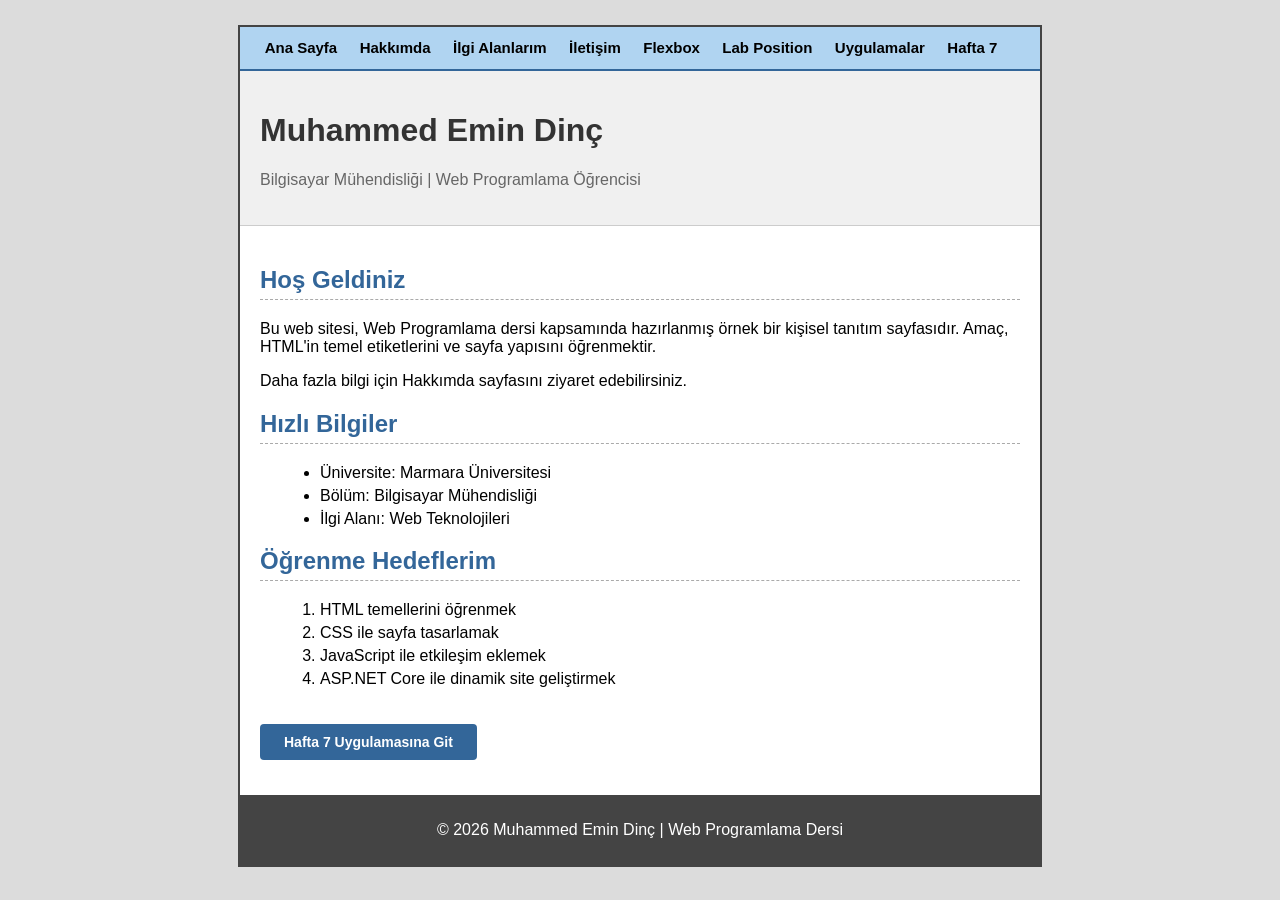
<file: index.html>
<!DOCTYPE html>
<html lang="tr">

<head>
    <meta charset="UTF-8">
    <title>Muhammed Emin Dinç - Ana Sayfa</title>
    <style>
        body {
            font-family: Arial, sans-serif;
            background-color: #dcdcdc;
            margin: 0;
        }

        /* sayfa ortada duruyor, genişlik sabit 800px */
        .sayfa-kutusu {
            width: 800px;
            margin: 25px auto;
            background-color: white;
            border: 2px solid #444;
        }

        /* menü mavi renk */
        .ust-menu {
            background-color: #b0d4f1;
            text-align: center;
            padding: 12px;
            border-bottom: 2px solid #336699;
        }

        .ust-menu a {
            text-decoration: none;
            color: black;
            font-size: 15px;
            margin-right: 18px;
            font-weight: bold;
        }

        .ust-menu a:hover {
            background-color: #9ac0e6;
        }

        .baslik {
            padding: 20px;
            background-color: #f0f0f0;
            border-bottom: 1px solid #ccc;
        }

        .baslik h1 {
            color: #333;
        }

        .baslik p {
            color: #666;
        }

        .icerik {
            padding: 20px;
        }

        /* başlıkların altına kesikli çizgi koydum */
        .icerik h2 {
            color: #336699;
            border-bottom: 1px dashed #aaa;
            padding-bottom: 5px;
        }

        .icerik ul,
        .icerik ol {
            margin-left: 20px;
        }

        .icerik li {
            margin-bottom: 5px;
        }

        /* hafta 7 butonu */
        .hafta7-buton {
            display: inline-block;
            margin-top: 20px;
            padding: 10px 24px;
            background-color: #336699;
            color: white;
            text-decoration: none;
            font-size: 14px;
            font-weight: bold;
            border-radius: 4px;
        }

        .hafta7-buton:hover {
            background-color: #264d73;
        }

        /* alt footer kısmı */
        .alt-kisim {
            background-color: #444;
            color: white;
            text-align: center;
            padding: 10px;
            margin-top: 15px;
        }
    </style>
</head>

<body>

    <div class="sayfa-kutusu">

        <!-- üst menü -->
        <div class="ust-menu">
            <a href="index.html">Ana Sayfa</a>
            <a href="about.html">Hakkımda</a>
            <a href="interests.html">İlgi Alanlarım</a>
            <a href="contact.html">İletişim</a>
            <a href="flexbox.html">Flexbox</a>
            <a href="lab-position.html">Lab Position</a>
            <a href="uygulamalar.html">Uygulamalar</a>
            <a href="hafta7.html">Hafta 7</a>
        </div>

        <!-- başlık alanı -->
        <div class="baslik">
            <h1>Muhammed Emin Dinç</h1>
            <p>Bilgisayar Mühendisliği | Web Programlama Öğrencisi</p>
        </div>

        <div class="icerik">
            <h2>Hoş Geldiniz</h2>
            <p>Bu web sitesi, Web Programlama dersi kapsamında hazırlanmış örnek bir kişisel tanıtım sayfasıdır.
                Amaç, HTML'in temel etiketlerini ve sayfa yapısını öğrenmektir.</p>
            <p>Daha fazla bilgi için Hakkımda sayfasını ziyaret edebilirsiniz.</p>

            <h2>Hızlı Bilgiler</h2>
            <ul>
                <li>Üniversite: Marmara Üniversitesi</li>
                <li>Bölüm: Bilgisayar Mühendisliği</li>
                <li>İlgi Alanı: Web Teknolojileri</li>
            </ul>

            <h2>Öğrenme Hedeflerim</h2>
            <ol>
                <li>HTML temellerini öğrenmek</li>
                <li>CSS ile sayfa tasarlamak</li>
                <li>JavaScript ile etkileşim eklemek</li>
                <li>ASP.NET Core ile dinamik site geliştirmek</li>
            </ol>

            <!-- hafta 7 butonu -->
            <a href="hafta7.html" class="hafta7-buton">Hafta 7 Uygulamasına Git</a>
        </div>

        <div class="alt-kisim">
            <p>&copy; 2026 Muhammed Emin Dinç | Web Programlama Dersi</p>
        </div>

    </div>

</body>

</html>
</file>
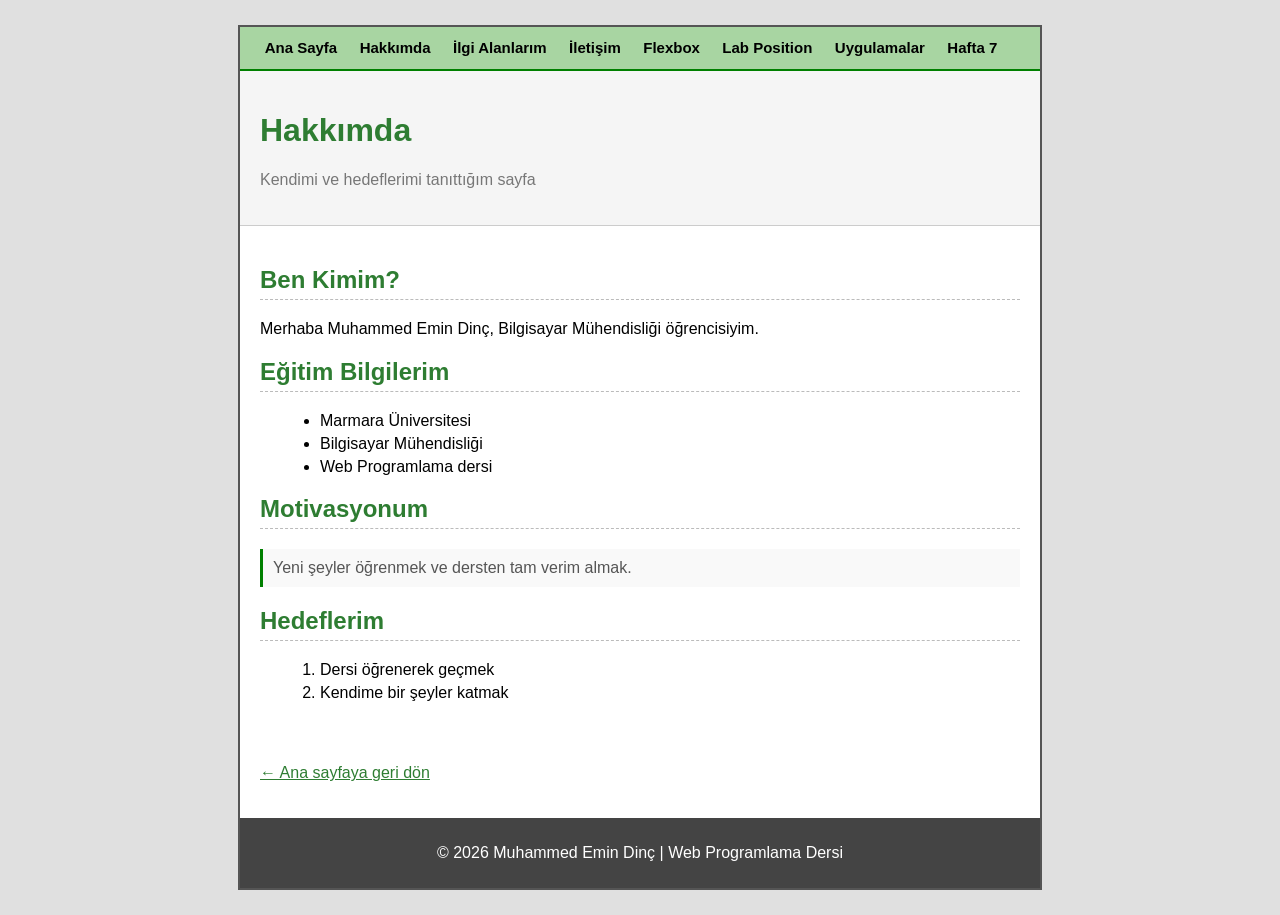
<file: about.html>
<!DOCTYPE html>
<html lang="tr">

<head>
    <meta charset="UTF-8">
    <title>Hakkımda</title>
    <style>
        body {
            font-family: Arial, sans-serif;
            background-color: #e0e0e0;
            margin: 0;
        }

        .ana-sayfa {
            width: 800px;
            margin: 25px auto;
            background-color: white;
            border: 2px solid #555;
        }

        /* yeşil tema seçtim */
        .menu-bar {
            background-color: #a8d5a2;
            text-align: center;
            padding: 12px;
            border-bottom: 2px solid green;
        }

        .menu-bar a {
            text-decoration: none;
            color: black;
            font-size: 15px;
            margin-right: 18px;
            font-weight: bold;
        }

        .menu-bar a:hover {
            background-color: #88c488;
        }

        .ust-baslik {
            padding: 20px;
            background-color: #f5f5f5;
            border-bottom: 1px solid #ccc;
        }

        .ust-baslik h1 {
            color: #2e7d32;
        }

        .ust-baslik p {
            color: #777;
        }

        .bilgi-alani {
            padding: 20px;
        }

        .bilgi-alani h2 {
            color: #2e7d32;
            border-bottom: 1px dashed #bbb;
            padding-bottom: 5px;
        }

        .bilgi-alani ul,
        .bilgi-alani ol {
            margin-left: 20px;
        }

        .bilgi-alani li {
            margin-bottom: 5px;
        }

        /* alıntı kutusu, sol kenara yeşil çizgi */
        .bilgi-alani blockquote {
            background-color: #f9f9f9;
            border-left: 3px solid green;
            padding: 10px;
            margin: 10px 0;
            color: #555;
        }

        .geri-don {
            padding: 10px 20px;
        }

        .geri-don a {
            color: #2e7d32;
        }

        /* footer */
        .footer-kismi {
            background-color: #444;
            color: white;
            text-align: center;
            padding: 10px;
            margin-top: 10px;
        }
    </style>
</head>

<body>

    <div class="ana-sayfa">

        <div class="menu-bar">
            <a href="index.html">Ana Sayfa</a>
            <a href="about.html">Hakkımda</a>
            <a href="interests.html">İlgi Alanlarım</a>
            <a href="contact.html">İletişim</a>
            <a href="flexbox.html">Flexbox</a>
            <a href="lab-position.html">Lab Position</a>
            <a href="uygulamalar.html">Uygulamalar</a>
            <a href="hafta7.html">Hafta 7</a>
        </div>

        <div class="ust-baslik">
            <h1>Hakkımda</h1>
            <p>Kendimi ve hedeflerimi tanıttığım sayfa</p>
        </div>

        <!-- kişisel bilgiler -->
        <div class="bilgi-alani">
            <h2>Ben Kimim?</h2>
            <p>Merhaba Muhammed Emin Dinç, Bilgisayar Mühendisliği öğrencisiyim.</p>

            <h2>Eğitim Bilgilerim</h2>
            <ul>
                <li>Marmara Üniversitesi</li>
                <li>Bilgisayar Mühendisliği</li>
                <li>Web Programlama dersi</li>
            </ul>

            <h2>Motivasyonum</h2>
            <blockquote>
                Yeni şeyler öğrenmek ve dersten tam verim almak.
            </blockquote>

            <h2>Hedeflerim</h2>
            <ol>
                <li>Dersi öğrenerek geçmek</li>
                <li>Kendime bir şeyler katmak</li>
            </ol>
        </div>

        <!-- geri dön -->
        <div class="geri-don">
            <p><a href="index.html">&larr; Ana sayfaya geri dön</a></p>
        </div>

        <div class="footer-kismi">
            <p>&copy; 2026 Muhammed Emin Dinç | Web Programlama Dersi</p>
        </div>

    </div>

</body>

</html>
</file>
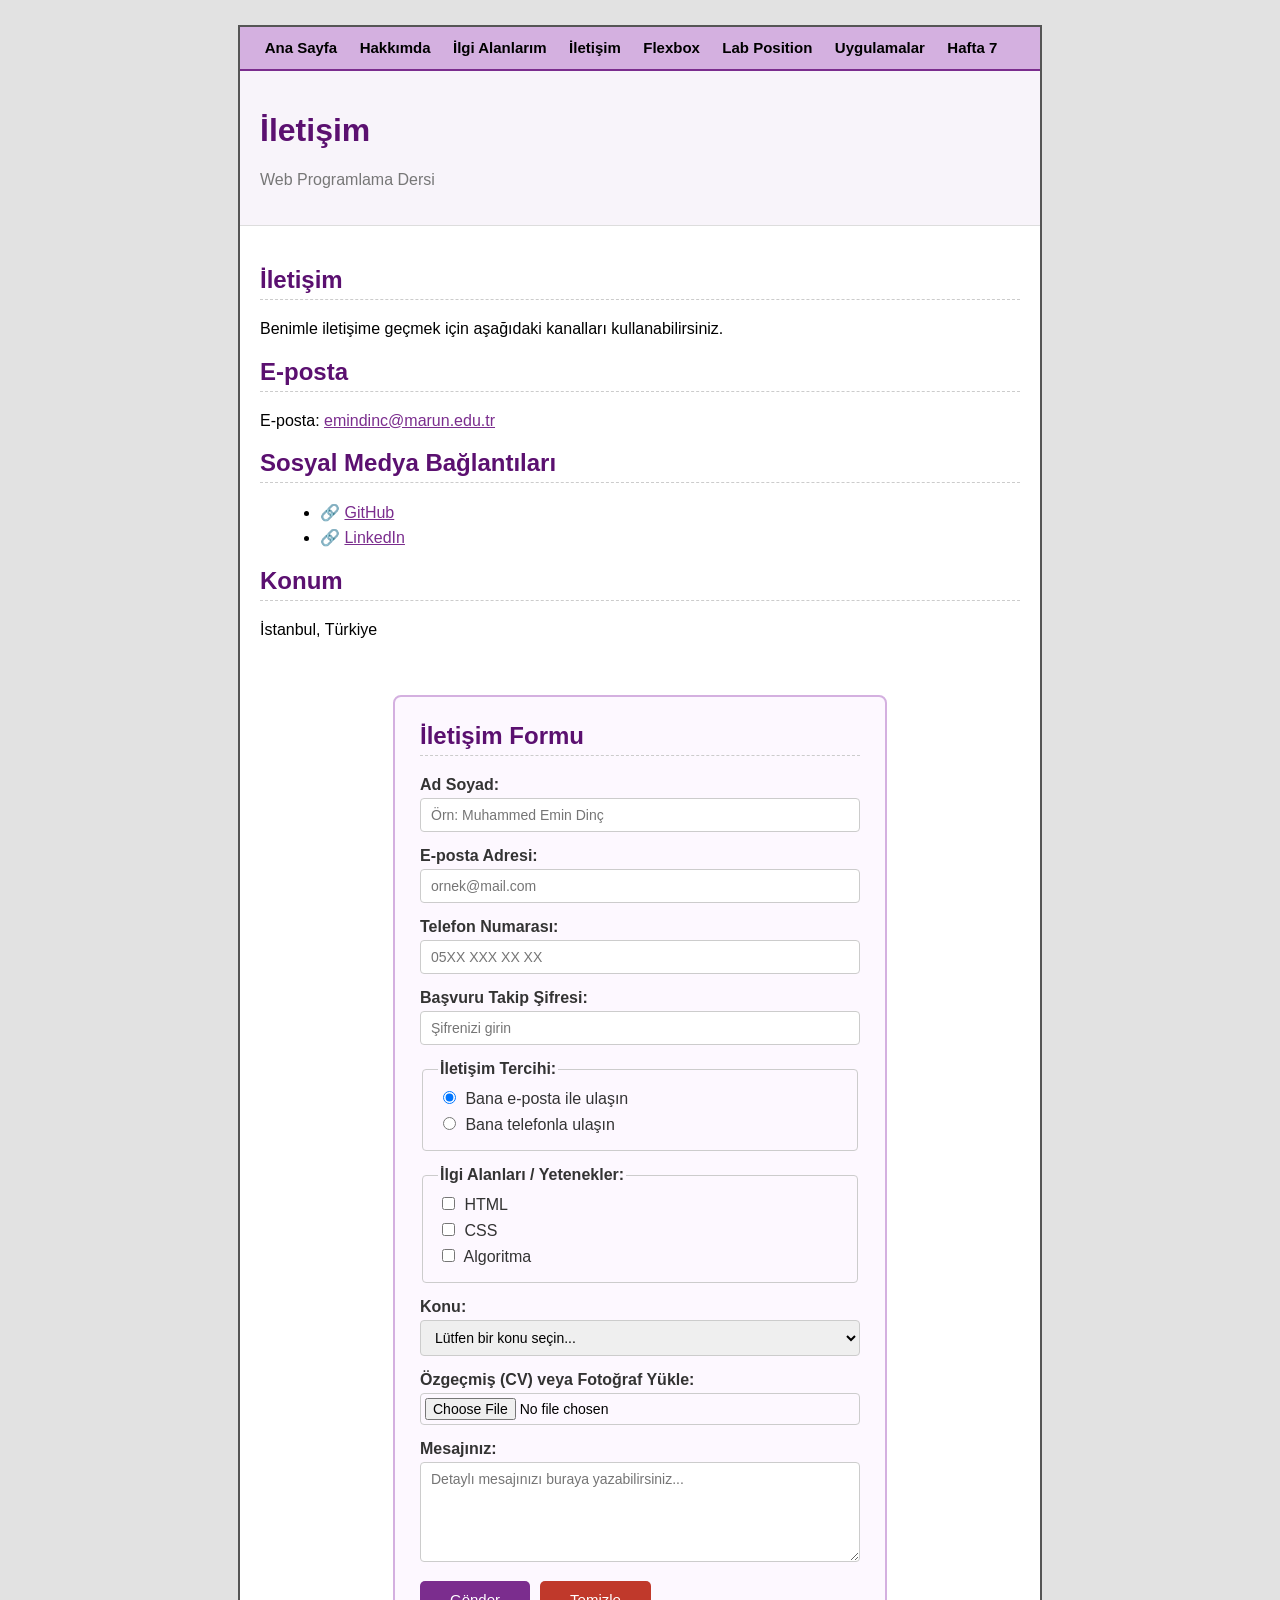
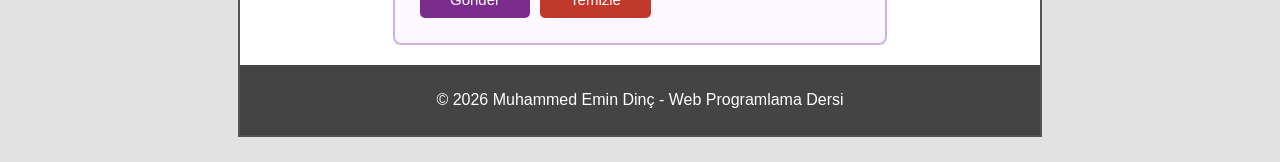
<file: contact.html>
<!DOCTYPE html>
<html lang="tr">

<head>
    <meta charset="UTF-8">
    <title>İletişim</title>
    <style>
        body {
            font-family: Arial, sans-serif;
            background-color: #e2e2e2;
            margin: 0;
        }

        .sayfa {
            width: 800px;
            margin: 25px auto;
            background-color: white;
            border: 2px solid #555;
        }

        /* mor tema */
        .menu-alani {
            background-color: #d4b0e0;
            text-align: center;
            padding: 12px;
            border-bottom: 2px solid #7b2d8e;
        }

        .menu-alani a {
            text-decoration: none;
            color: black;
            font-size: 15px;
            margin-right: 18px;
            font-weight: bold;
        }

        .menu-alani a:hover {
            background-color: #c09ed0;
        }

        .ust-alan {
            padding: 20px;
            background-color: #f8f4fa;
            border-bottom: 1px solid #ddd;
        }

        .ust-alan h1 {
            color: #5b1070;
        }

        .ust-alan p {
            color: #777;
        }

        .iletisim-bilgi {
            padding: 20px;
        }

        .iletisim-bilgi h2 {
            color: #5b1070;
            border-bottom: 1px dashed #ccc;
            padding-bottom: 5px;
        }

        .iletisim-bilgi a {
            color: #7b2d8e;
        }

        .iletisim-bilgi ul {
            margin-left: 20px;
        }

        .iletisim-bilgi li {
            margin-bottom: 6px;
        }

        .alt-alan {
            background-color: #444;
            color: white;
            text-align: center;
            padding: 10px;
            margin-top: 15px;
        }

        /* form kutusu */
        .contact-container {
            width: 55%;
            margin: 20px auto;
            padding: 25px;
            border: 2px solid #d4b0e0;
            border-radius: 8px;
            background-color: #fdf8ff;
        }

        .contact-container h2 {
            color: #5b1070;
            border-bottom: 1px dashed #ccc;
            padding-bottom: 5px;
            margin-top: 0;
        }

        .contact-container label {
            display: block;
            font-weight: bold;
            margin-bottom: 4px;
            color: #333;
        }

        .contact-container input,
        .contact-container select,
        .contact-container textarea {
            width: 100%;
            padding: 8px 10px;
            margin-bottom: 15px;
            border: 1px solid #ccc;
            border-radius: 4px;
            box-sizing: border-box;
            font-family: Arial, sans-serif;
            font-size: 14px;
        }

        .contact-container input[type="radio"],
        .contact-container input[type="checkbox"] {
            width: auto;
            margin-bottom: 0;
            margin-right: 5px;
        }

        .contact-container input[type="file"] {
            padding: 4px;
        }

        /* tıklanınca border mor oluyor */
        .contact-container input:focus,
        .contact-container select:focus,
        .contact-container textarea:focus {
            outline: none;
            border-color: #7b2d8e;
        }

        .contact-container fieldset {
            border: 1px solid #ccc;
            border-radius: 4px;
            padding: 10px 15px;
            margin-bottom: 15px;
        }

        .contact-container fieldset legend {
            font-weight: bold;
            color: #333;
        }

        .contact-container fieldset label {
            font-weight: normal;
            margin-bottom: 6px;
        }

        /* textarea dikey boyutlandırılabilir */
        .contact-container textarea {
            resize: vertical;
            min-height: 100px;
        }

        .button-group {
            display: flex;
            gap: 10px;
        }

        .contact-container button[type="submit"] {
            background-color: #7b2d8e;
            color: white;
            border: none;
            border-radius: 5px;
            padding: 10px 30px;
            font-size: 15px;
            cursor: pointer;
        }

        .contact-container button[type="submit"]:hover {
            background-color: #5b1070;
        }

        .contact-container button[type="reset"] {
            background-color: #c0392b;
            color: white;
            border: none;
            border-radius: 5px;
            padding: 10px 30px;
            font-size: 15px;
            cursor: pointer;
        }

        .contact-container button[type="reset"]:hover {
            background-color: #a93226;
        }
    </style>
</head>

<body>

    <div class="sayfa">

        <div class="menu-alani">
            <a href="index.html">Ana Sayfa</a>
            <a href="about.html">Hakkımda</a>
            <a href="interests.html">İlgi Alanlarım</a>
            <a href="contact.html">İletişim</a>
            <a href="flexbox.html">Flexbox</a>
            <a href="lab-position.html">Lab Position</a>
            <a href="uygulamalar.html">Uygulamalar</a>
            <a href="hafta7.html">Hafta 7</a>
        </div>

        <div class="ust-alan">
            <h1>İletişim</h1>
            <p>Web Programlama Dersi</p>
        </div>

        <!-- iletişim bilgileri -->
        <div class="iletisim-bilgi">
            <h2>İletişim</h2>
            <p>Benimle iletişime geçmek için aşağıdaki kanalları kullanabilirsiniz.</p>

            <h2>E-posta</h2>
            <p>E-posta: <a href="mailto:emindinc@marun.edu.tr">emindinc@marun.edu.tr</a></p>

            <h2>Sosyal Medya Bağlantıları</h2>
            <ul>
                <li>🔗 <a href="https://github.com/emindinc" target="_blank">GitHub</a></li>
                <li>🔗 <a href="https://www.linkedin.com/in/muhammed-emin-dinc/" target="_blank">LinkedIn</a></li>
            </ul>

            <h2>Konum</h2>
            <p>İstanbul, Türkiye</p>
        </div>

        <!-- form alanı -->
        <div class="contact-container">
            <h2>İletişim Formu</h2>
            <form>
                <label for="adSoyad">Ad Soyad:</label>
                <input type="text" id="adSoyad" name="adSoyad" placeholder="Örn: Muhammed Emin Dinç">

                <label for="eposta">E-posta Adresi:</label>
                <input type="email" id="eposta" name="eposta" placeholder="ornek@mail.com">

                <label for="telefon">Telefon Numarası:</label>
                <input type="tel" id="telefon" name="telefon" placeholder="05XX XXX XX XX">

                <label for="sifre">Başvuru Takip Şifresi:</label>
                <input type="password" id="sifre" name="sifre" placeholder="Şifrenizi girin">

                <fieldset>
                    <legend>İletişim Tercihi:</legend>
                    <label><input type="radio" name="iletisimTercihi" value="eposta" checked> Bana e-posta ile
                        ulaşın</label>
                    <label><input type="radio" name="iletisimTercihi" value="telefon"> Bana telefonla ulaşın</label>
                </fieldset>

                <fieldset>
                    <legend>İlgi Alanları / Yetenekler:</legend>
                    <label><input type="checkbox" name="yetenekler" value="html"> HTML</label>
                    <label><input type="checkbox" name="yetenekler" value="css"> CSS</label>
                    <label><input type="checkbox" name="yetenekler" value="algoritma"> Algoritma</label>
                </fieldset>

                <label for="konu">Konu:</label>
                <select id="konu" name="konu">
                    <option value="" disabled selected>Lütfen bir konu seçin...</option>
                    <option value="is-teklifi">İş Teklifi</option>
                    <option value="soru">Soru</option>
                    <option value="geri-bildirim">Geri Bildirim</option>
                </select>

                <label for="dosya">Özgeçmiş (CV) veya Fotoğraf Yükle:</label>
                <input type="file" id="dosya" name="dosya">

                <label for="mesaj">Mesajınız:</label>
                <textarea id="mesaj" name="mesaj" placeholder="Detaylı mesajınızı buraya yazabilirsiniz..."></textarea>

                <div class="button-group">
                    <button type="submit">Gönder</button>
                    <button type="reset">Temizle</button>
                </div>
            </form>
        </div>

        <div class="alt-alan">
            <p>&copy; 2026 Muhammed Emin Dinç - Web Programlama Dersi</p>
        </div>

    </div>

</body>

</html>
</file>
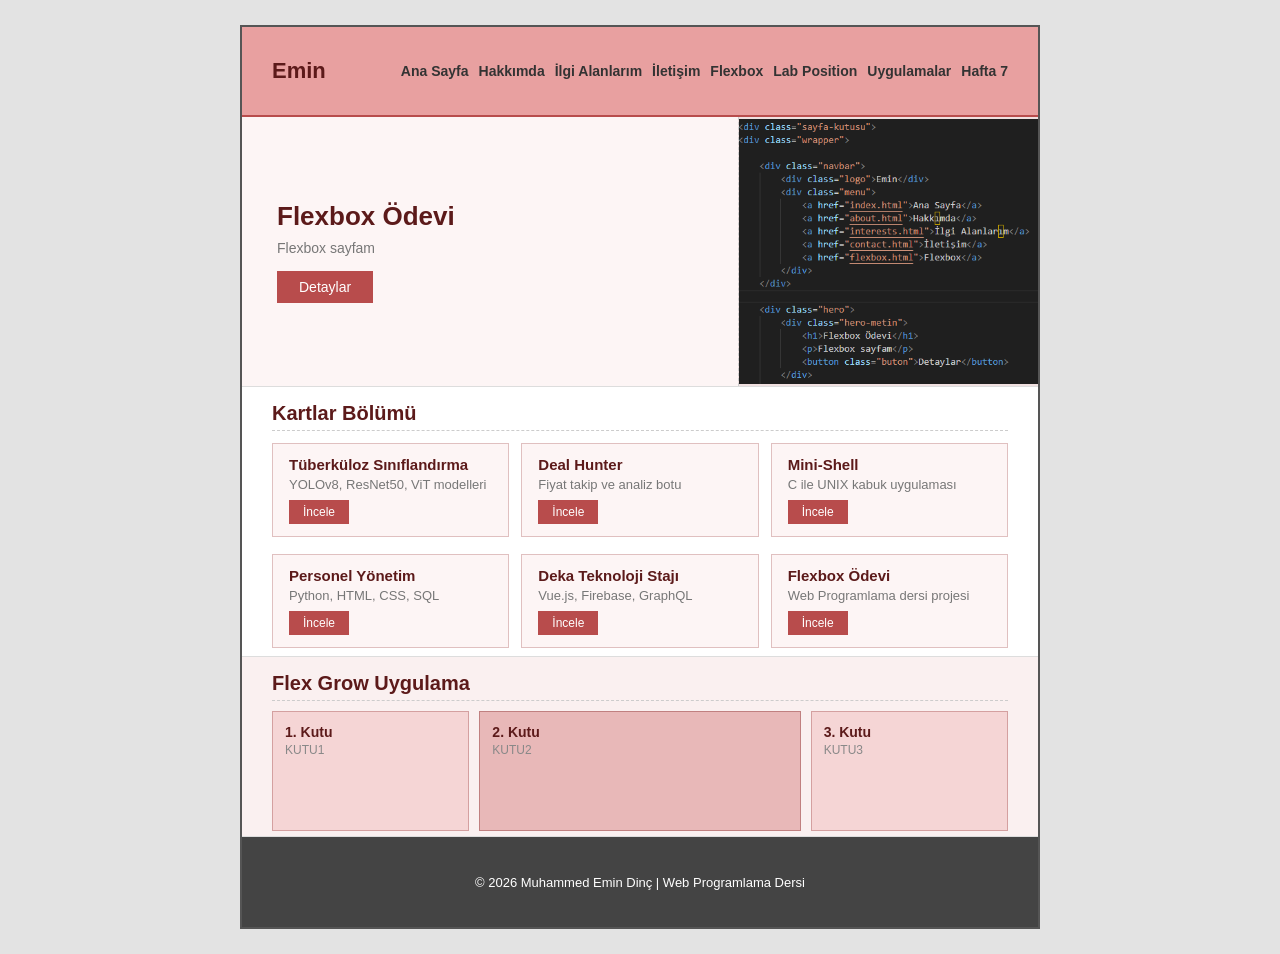
<file: flexbox.html>
<!DOCTYPE html>
<html lang="tr">

<head>
    <meta charset="UTF-8">
    <title>Flexbox Ödevi - Muhammed Emin Dinç</title>
    <style>
        * {
            margin: 0;
            padding: 0;
            box-sizing: border-box;
        }

        body {
            font-family: Arial, sans-serif;
            background-color: #e3e3e3;
            margin: 0;
        }

        .sayfa-kutusu {
            max-width: 800px;
            width: 100%;
            margin: 25px auto;
            background-color: white;
            border: 2px solid #555;
            overflow: hidden;
        }

        .wrapper {
            display: flex;
            flex-direction: column;
            min-height: 100vh;
        }

        /* navbar flexbox ile yatay hizalandı */
        .navbar {
            display: flex;
            flex-direction: row;
            justify-content: space-between;
            align-items: center;
            height: 10vh;
            background-color: #e8a0a0;
            padding: 0 30px;
            border-bottom: 2px solid #b84c4c;
        }

        .navbar .logo {
            font-size: 22px;
            font-weight: bold;
            color: #5c1a1a;
        }

        .navbar .menu {
            display: flex;
            flex-direction: row;
            flex-wrap: wrap;
            gap: 10px;
        }

        .navbar .menu a {
            text-decoration: none;
            color: #333;
            font-size: 14px;
            font-weight: bold;
        }

        .navbar .menu a:hover {
            background-color: #d08888;
            padding: 3px 6px;
        }

        /* hero row yaptım, yan yana duruyor */
        .hero {
            display: flex;
            flex-direction: row;
            justify-content: space-between;
            align-items: stretch;
            height: 30vh;
            background-color: #fdf5f5;
            border-bottom: 1px solid #ddd;
        }

        .hero-metin {
            display: flex;
            flex-direction: column;
            justify-content: center;
            padding: 25px 35px;
            flex-grow: 1;
        }

        .hero-metin h1 {
            color: #5c1a1a;
            font-size: 26px;
            margin-bottom: 8px;
        }

        .hero-metin p {
            color: #777;
            font-size: 14px;
            margin-bottom: 15px;
        }

        .hero-metin .buton {
            display: inline-block;
            background-color: #b84c4c;
            color: white;
            padding: 8px 22px;
            border: none;
            font-size: 14px;
            cursor: pointer;
            width: fit-content;
        }

        .hero-metin .buton:hover {
            background-color: #9c3a3a;
        }

        .hero-gorsel {
            display: flex;
            justify-content: center;
            align-items: center;
            width: 300px;
            min-width: 200px;
            background-color: #f0e0e0;
            border-left: 1px dashed #ccc;
        }

        .hero-gorsel .placeholder {
            width: 140px;
            height: 100px;
            background-color: #dcc;
            border: 2px dashed #b84c4c;
            display: flex;
            justify-content: center;
            align-items: center;
            color: #888;
            font-size: 13px;
        }

        .kartlar-bolumu {
            height: 30vh;
            background-color: #fff;
            padding: 15px 30px;
            border-bottom: 1px solid #ddd;
        }

        .kartlar-bolumu h2 {
            color: #5c1a1a;
            font-size: 20px;
            margin-bottom: 12px;
            border-bottom: 1px dashed #ccc;
            padding-bottom: 5px;
        }

        /* flex-wrap ile kartlar alt satıra geçiyor */
        .kartlar-container {
            display: flex;
            flex-direction: row;
            flex-wrap: wrap;
            gap: 12px;
            height: calc(30vh - 60px);
            align-items: flex-start;
        }

        .kart {
            background-color: #fdf5f5;
            border: 1px solid #e0c0c0;
            padding: 12px 16px;
            flex: 1 1 calc(33.33% - 8px);
            min-width: 120px;
        }

        .kart h3 {
            color: #5c1a1a;
            font-size: 15px;
            margin-bottom: 4px;
        }

        .kart p {
            color: #777;
            font-size: 13px;
            margin-bottom: 8px;
        }

        .kart .kart-buton {
            background-color: #b84c4c;
            color: white;
            padding: 5px 14px;
            border: none;
            font-size: 12px;
            cursor: pointer;
        }

        .kart .kart-buton:hover {
            background-color: #9c3a3a;
        }

        /* flex-grow farkını göstermek için yaptım */
        .flex-grow-bolumu {
            height: 20vh;
            background-color: #faf0f0;
            padding: 15px 30px;
            border-bottom: 1px solid #ddd;
        }

        .flex-grow-bolumu h2 {
            color: #5c1a1a;
            font-size: 20px;
            margin-bottom: 10px;
            border-bottom: 1px dashed #ccc;
            padding-bottom: 5px;
        }

        .grow-container {
            display: flex;
            flex-direction: row;
            align-items: stretch;
            gap: 10px;
            height: calc(20vh - 60px);
        }

        .kutu-1 {
            flex-grow: 1;
            background-color: #f5d5d5;
            border: 1px solid #d4a0a0;
            padding: 12px;
        }

        /* ortadaki kutu 2 kat genişliyor */
        .kutu-2 {
            flex-grow: 2;
            background-color: #e8b8b8;
            border: 1px solid #c08080;
            padding: 12px;
        }

        .kutu-3 {
            flex-grow: 1;
            background-color: #f5d5d5;
            border: 1px solid #d4a0a0;
            padding: 12px;
        }

        .kutu-1 h4,
        .kutu-2 h4,
        .kutu-3 h4 {
            color: #5c1a1a;
            font-size: 14px;
            margin-bottom: 3px;
        }

        .kutu-1 p,
        .kutu-2 p,
        .kutu-3 p {
            color: #888;
            font-size: 12px;
        }

        .footer {
            display: flex;
            justify-content: center;
            align-items: center;
            height: 10vh;
            background-color: #444;
            color: white;
        }

        .footer p {
            font-size: 13px;
        }
    </style>
</head>

<body>

    <div class="sayfa-kutusu">
        <div class="wrapper">

            <div class="navbar">
                <div class="logo">Emin</div>
                <div class="menu">
                    <a href="index.html">Ana Sayfa</a>
                    <a href="about.html">Hakkımda</a>
                    <a href="interests.html">İlgi Alanlarım</a>
                    <a href="contact.html">İletişim</a>
                    <a href="flexbox.html">Flexbox</a>
                    <a href="lab-position.html">Lab Position</a>
                    <a href="uygulamalar.html">Uygulamalar</a>
                    <a href="hafta7.html">Hafta 7</a>
                </div>
            </div>

            <!-- hero bölümü -->
            <div class="hero">
                <div class="hero-metin">
                    <h1>Flexbox Ödevi</h1>
                    <p>Flexbox sayfam</p>
                    <button class="buton">Detaylar</button>
                </div>
                <div class="hero-gorsel">
                    <img src="gorsel1.png" alt="Görsel" style="max-width: 100%; max-height: 100%; object-fit: contain;">
                </div>
            </div>

            <div class="kartlar-bolumu">
                <h2>Kartlar Bölümü</h2>
                <div class="kartlar-container">
                    <div class="kart">
                        <h3>Tüberküloz Sınıflandırma</h3>
                        <p>YOLOv8, ResNet50, ViT modelleri</p>
                        <button class="kart-buton">İncele</button>
                    </div>
                    <div class="kart">
                        <h3>Deal Hunter</h3>
                        <p>Fiyat takip ve analiz botu</p>
                        <button class="kart-buton">İncele</button>
                    </div>
                    <div class="kart">
                        <h3>Mini-Shell</h3>
                        <p>C ile UNIX kabuk uygulaması</p>
                        <button class="kart-buton">İncele</button>
                    </div>
                    <div class="kart">
                        <h3>Personel Yönetim</h3>
                        <p>Python, HTML, CSS, SQL</p>
                        <button class="kart-buton">İncele</button>
                    </div>
                    <div class="kart">
                        <h3>Deka Teknoloji Stajı</h3>
                        <p>Vue.js, Firebase, GraphQL</p>
                        <button class="kart-buton">İncele</button>
                    </div>
                    <div class="kart">
                        <h3>Flexbox Ödevi</h3>
                        <p>Web Programlama dersi projesi</p>
                        <button class="kart-buton">İncele</button>
                    </div>
                </div>
            </div>

            <!-- flex-grow örneği -->
            <div class="flex-grow-bolumu">
                <h2>Flex Grow Uygulama</h2>
                <div class="grow-container">
                    <div class="kutu-1">
                        <h4>1. Kutu</h4>
                        <p>KUTU1</p>
                    </div>
                    <div class="kutu-2">
                        <h4>2. Kutu</h4>
                        <p>KUTU2</p>
                    </div>
                    <div class="kutu-3">
                        <h4>3. Kutu</h4>
                        <p>KUTU3</p>
                    </div>
                </div>
            </div>

            <div class="footer">
                <p>&copy; 2026 Muhammed Emin Dinç | Web Programlama Dersi</p>
            </div>

        </div>
    </div>

</body>

</html>
</file>
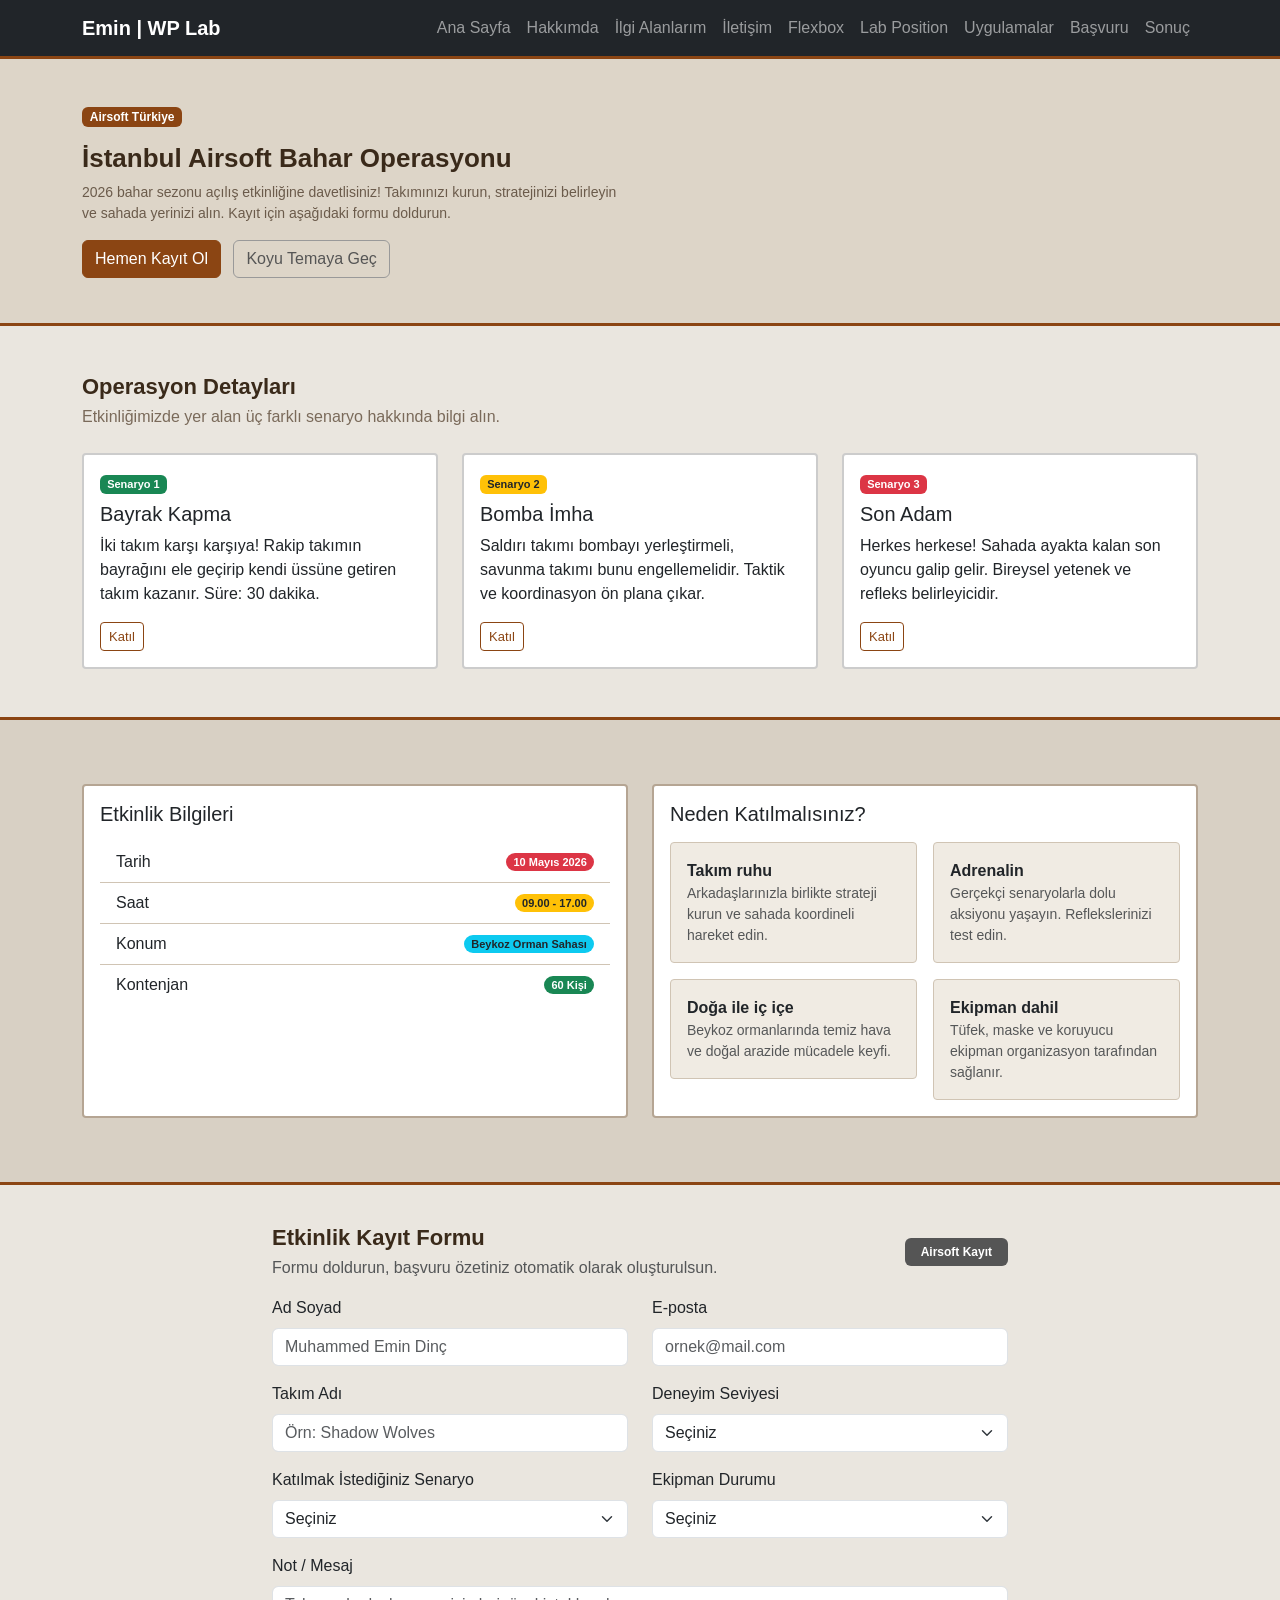
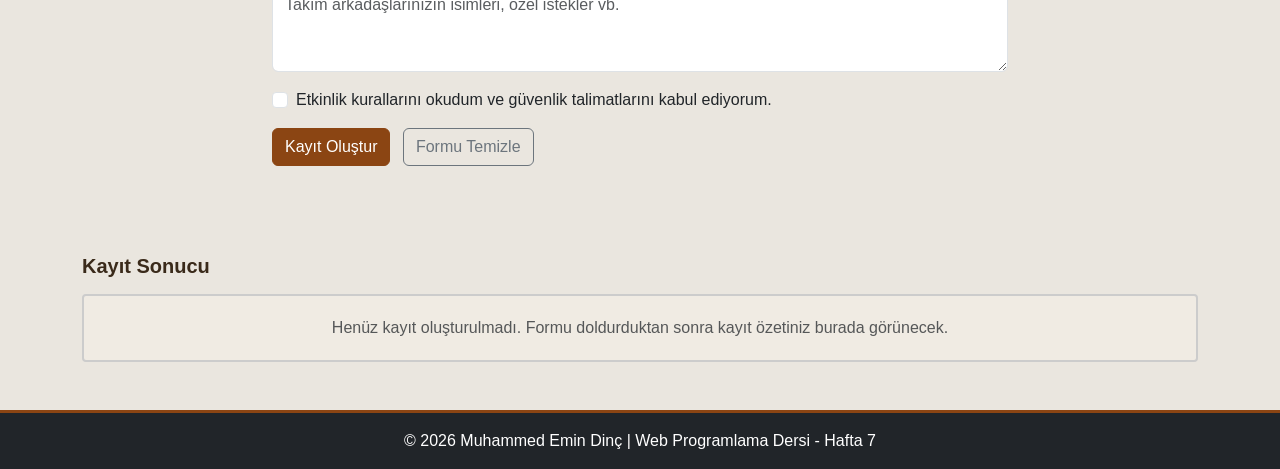
<file: hafta7.html>
<!DOCTYPE html>
<html lang="tr">

<head>
    <meta charset="UTF-8">
    <meta name="viewport" content="width=device-width, initial-scale=1.0">
    <title>Hafta 7 - Airsoft Etkinlik Kayıt</title>

    <link href="https://cdn.jsdelivr.net/npm/bootstrap@5.3.3/dist/css/bootstrap.min.css" rel="stylesheet">
    <link href="styles/hafta7.css" rel="stylesheet">
</head>

<body>

    <nav class="navbar navbar-expand-lg navbar-dark bg-dark">
        <div class="container">
            <a class="navbar-brand fw-bold" href="index.html">Emin | WP Lab</a>
            <button class="navbar-toggler" type="button" data-bs-toggle="collapse" data-bs-target="#navMenu">
                <span class="navbar-toggler-icon"></span>
            </button>
            <div class="collapse navbar-collapse" id="navMenu">
                <ul class="navbar-nav ms-auto">
                    <li class="nav-item"><a class="nav-link" href="index.html">Ana Sayfa</a></li>
                    <li class="nav-item"><a class="nav-link" href="about.html">Hakkımda</a></li>
                    <li class="nav-item"><a class="nav-link" href="interests.html">İlgi Alanlarım</a></li>
                    <li class="nav-item"><a class="nav-link" href="contact.html">İletişim</a></li>
                    <li class="nav-item"><a class="nav-link" href="flexbox.html">Flexbox</a></li>
                    <li class="nav-item"><a class="nav-link" href="lab-position.html">Lab Position</a></li>
                    <li class="nav-item"><a class="nav-link" href="uygulamalar.html">Uygulamalar</a></li>
                    <li class="nav-item"><a class="nav-link" href="#basvuru">Başvuru</a></li>
                    <li class="nav-item"><a class="nav-link" href="#sonuc">Sonuç</a></li>
                </ul>
            </div>
        </div>
    </nav>

    <!-- hero -->
    <section class="hero-bolumu">
        <div class="container">
            <span class="badge mb-3">Airsoft Türkiye</span>
            <h1>İstanbul Airsoft Bahar Operasyonu</h1>
            <p class="mt-2 mb-0">2026 bahar sezonu açılış etkinliğine davetlisiniz! Takımınızı kurun, stratejinizi
                belirleyin<br>ve sahada yerinizi alın. Kayıt için aşağıdaki formu doldurun.</p>
            <div class="mt-3">
                <a href="#basvuru" class="btn btn-primary me-2">Hemen Kayıt Ol</a>
                <button id="temaButonu" class="btn btn-outline-secondary">Koyu Temaya Geç</button>
            </div>
        </div>
    </section>

    <section id="atolye" class="container py-5">
        <h2 class="atolye-baslik mb-1">Operasyon Detayları</h2>
        <p class="atolye-aciklama mb-4">Etkinliğimizde yer alan üç farklı senaryo hakkında bilgi alın.</p>

        <div class="row g-4">
            <div class="col-md-4">
                <div class="card h-100">
                    <div class="card-body">
                        <span class="badge bg-success mb-2">Senaryo 1</span>
                        <h5 class="card-title">Bayrak Kapma</h5>
                        <p class="card-text">İki takım karşı karşıya! Rakip takımın bayrağını ele geçirip kendi
                            üssüne getiren takım kazanır. Süre: 30 dakika.</p>
                        <a href="#basvuru" class="btn btn-outline-dark btn-sm">Katıl</a>
                    </div>
                </div>
            </div>
            <div class="col-md-4">
                <div class="card h-100">
                    <div class="card-body">
                        <span class="badge bg-warning text-dark mb-2">Senaryo 2</span>
                        <h5 class="card-title">Bomba İmha</h5>
                        <p class="card-text">Saldırı takımı bombayı yerleştirmeli, savunma takımı bunu engellemelidir.
                            Taktik ve koordinasyon ön plana çıkar.</p>
                        <a href="#basvuru" class="btn btn-outline-dark btn-sm">Katıl</a>
                    </div>
                </div>
            </div>
            <div class="col-md-4">
                <div class="card h-100">
                    <div class="card-body">
                        <span class="badge bg-danger mb-2">Senaryo 3</span>
                        <h5 class="card-title">Son Adam</h5>
                        <p class="card-text">Herkes herkese! Sahada ayakta kalan son oyuncu galip gelir. Bireysel
                            yetenek ve refleks belirleyicidir.</p>
                        <a href="#basvuru" class="btn btn-outline-dark btn-sm">Katıl</a>
                    </div>
                </div>
            </div>
        </div>
    </section>

    <section class="bilgi-bolumu">
        <div class="container py-4">
            <div class="row g-4">
                <div class="col-md-6">
                    <div class="card h-100">
                        <div class="card-body">
                            <h5 class="card-title mb-3">Etkinlik Bilgileri</h5>
                            <ul class="list-group list-group-flush">
                                <li class="list-group-item d-flex justify-content-between align-items-center">
                                    Tarih
                                    <span class="badge bg-danger rounded-pill">10 Mayıs 2026</span>
                                </li>
                                <li class="list-group-item d-flex justify-content-between align-items-center">
                                    Saat
                                    <span class="badge bg-warning text-dark rounded-pill">09.00 - 17.00</span>
                                </li>
                                <li class="list-group-item d-flex justify-content-between align-items-center">
                                    Konum
                                    <span class="badge bg-info text-dark rounded-pill">Beykoz Orman Sahası</span>
                                </li>
                                <li class="list-group-item d-flex justify-content-between align-items-center">
                                    Kontenjan
                                    <span class="badge bg-success rounded-pill">60 Kişi</span>
                                </li>
                            </ul>
                        </div>
                    </div>
                </div>
                <div class="col-md-6">
                    <div class="card h-100">
                        <div class="card-body">
                            <h5 class="card-title mb-3">Neden Katılmalısınız?</h5>
                            <div class="row g-3">
                                <div class="col-6">
                                    <div class="p-3 bg-light">
                                        <strong>Takım ruhu</strong>
                                        <p class="small text-muted mb-0">Arkadaşlarınızla birlikte strateji kurun
                                            ve sahada koordineli hareket edin.</p>
                                    </div>
                                </div>
                                <div class="col-6">
                                    <div class="p-3 bg-light">
                                        <strong>Adrenalin</strong>
                                        <p class="small text-muted mb-0">Gerçekçi senaryolarla dolu aksiyonu
                                            yaşayın. Reflekslerinizi test edin.</p>
                                    </div>
                                </div>
                                <div class="col-6">
                                    <div class="p-3 bg-light">
                                        <strong>Doğa ile iç içe</strong>
                                        <p class="small text-muted mb-0">Beykoz ormanlarında temiz hava ve doğal
                                            arazide mücadele keyfi.</p>
                                    </div>
                                </div>
                                <div class="col-6">
                                    <div class="p-3 bg-light">
                                        <strong>Ekipman dahil</strong>
                                        <p class="small text-muted mb-0">Tüfek, maske ve koruyucu ekipman
                                            organizasyon tarafından sağlanır.</p>
                                    </div>
                                </div>
                            </div>
                        </div>
                    </div>
                </div>
            </div>
        </div>
    </section>

    <!-- kayıt formu -->
    <section id="basvuru" class="form-bolumu">
        <div class="container">
            <div class="row">
                <div class="col-lg-8 mx-auto">
                    <div class="d-flex justify-content-between align-items-center mb-3">
                        <div>
                            <h2>Etkinlik Kayıt Formu</h2>
                            <p class="text-muted mb-0">Formu doldurun, başvuru özetiniz otomatik olarak oluşturulsun.
                            </p>
                        </div>
                        <span class="badge py-2 px-3">Airsoft Kayıt</span>
                    </div>

                    <form id="basvuruFormu">
                        <div class="row mb-3">
                            <div class="col-md-6">
                                <label for="adSoyad" class="form-label">Ad Soyad</label>
                                <input type="text" class="form-control" id="adSoyad"
                                    placeholder="Muhammed Emin Dinç">
                            </div>
                            <div class="col-md-6">
                                <label for="eposta" class="form-label">E-posta</label>
                                <input type="email" class="form-control" id="eposta" placeholder="ornek@mail.com">
                            </div>
                        </div>

                        <div class="row mb-3">
                            <div class="col-md-6">
                                <label for="bolum" class="form-label">Takım Adı</label>
                                <input type="text" class="form-control" id="bolum" placeholder="Örn: Shadow Wolves">
                            </div>
                            <div class="col-md-6">
                                <label for="sinif" class="form-label">Deneyim Seviyesi</label>
                                <select class="form-select" id="sinif">
                                    <option value="" disabled selected>Seçiniz</option>
                                    <option value="1">Başlangıç</option>
                                    <option value="2">Orta</option>
                                    <option value="3">İleri</option>
                                    <option value="4">Profesyonel</option>
                                </select>
                            </div>
                        </div>

                        <div class="row mb-3">
                            <div class="col-md-6">
                                <label for="oturum" class="form-label">Katılmak İstediğiniz Senaryo</label>
                                <select class="form-select" id="oturum">
                                    <option value="" disabled selected>Seçiniz</option>
                                    <option value="bayrak">Bayrak Kapma</option>
                                    <option value="bomba">Bomba İmha</option>
                                    <option value="sonadam">Son Adam</option>
                                </select>
                            </div>
                            <div class="col-md-6">
                                <label for="katilim" class="form-label">Ekipman Durumu</label>
                                <select class="form-select" id="katilim">
                                    <option value="" disabled selected>Seçiniz</option>
                                    <option value="kendi">Kendi ekipmanımı getireceğim</option>
                                    <option value="kiralama">Kiralama istiyorum</option>
                                </select>
                            </div>
                        </div>

                        <div class="mb-3">
                            <label for="mesaj" class="form-label">Not / Mesaj</label>
                            <textarea class="form-control" id="mesaj" rows="3"
                                placeholder="Takım arkadaşlarınızın isimleri, özel istekler vb."></textarea>
                        </div>

                        <div class="form-check mb-3">
                            <input class="form-check-input" type="checkbox" id="kvkk">
                            <label class="form-check-label" for="kvkk">
                                Etkinlik kurallarını okudum ve güvenlik talimatlarını kabul ediyorum.
                            </label>
                        </div>

                        <div id="uyariAlani" class="alert alert-danger" style="display: none;"></div>

                        <button type="submit" class="btn btn-primary me-2">Kayıt Oluştur</button>
                        <button type="button" id="temizleButonu" class="btn btn-outline-secondary">Formu
                            Temizle</button>
                    </form>
                </div>
            </div>
        </div>
    </section>

    <!-- sonuç alanı -->
    <section id="sonuc" class="container py-5">
        <h5 class="sonuc-baslik mb-3">Kayıt Sonucu</h5>
        <div class="sonuc-alani">
            <div id="ozetIcerik" style="display: none;"></div>
            <p id="bosUyari" class="text-muted text-center mb-0">Henüz kayıt oluşturulmadı. Formu doldurduktan
                sonra kayıt özetiniz burada görünecek.</p>
        </div>
    </section>

    <footer class="bg-dark text-white text-center py-3">
        <p class="mb-0">&copy; 2026 Muhammed Emin Dinç | Web Programlama Dersi - Hafta 7</p>
    </footer>

    <script src="https://cdn.jsdelivr.net/npm/bootstrap@5.3.3/dist/js/bootstrap.bundle.min.js"></script>
    <script src="scripts/hafta7.js"></script>

</body>

</html>
</file>
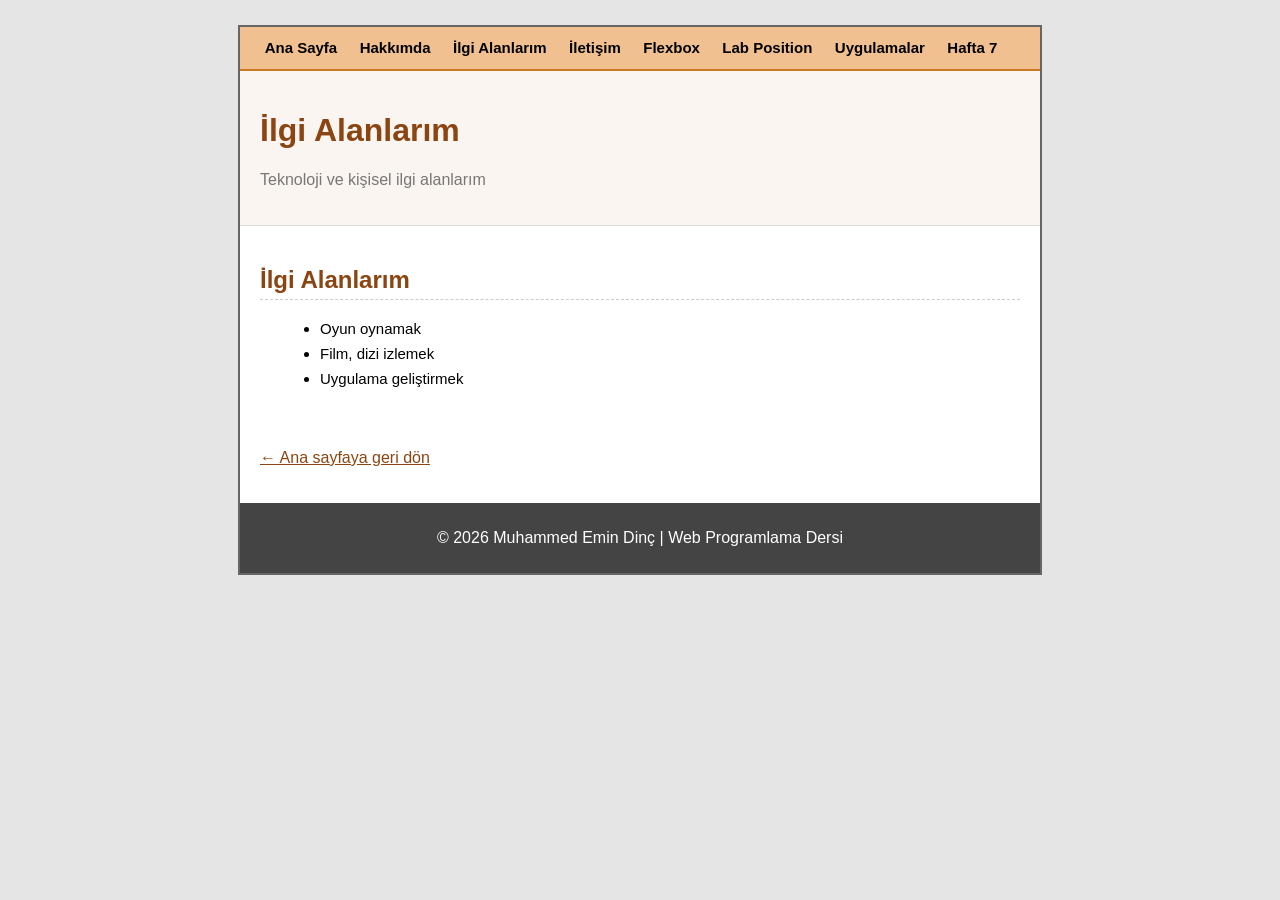
<file: interests.html>
<!DOCTYPE html>
<html lang="tr">

<head>
    <meta charset="UTF-8">
    <title>İlgi Alanlarım</title>
    <style>
        body {
            font-family: Arial, sans-serif;
            background-color: #e5e5e5;
            margin: 0;
        }

        .kutu {
            width: 800px;
            margin: 25px auto;
            background-color: white;
            border: 2px solid #666;
        }

        /* turuncu renk teması */
        .navigasyon {
            background-color: #f0c090;
            text-align: center;
            padding: 12px;
            border-bottom: 2px solid #cc7722;
        }

        .navigasyon a {
            text-decoration: none;
            color: black;
            font-size: 15px;
            margin-right: 18px;
            font-weight: bold;
        }

        .navigasyon a:hover {
            background-color: #ddb07a;
        }

        /* sayfa başlığı */
        .sayfa-basligi {
            padding: 20px;
            background-color: #faf5f0;
            border-bottom: 1px solid #ddd;
        }

        .sayfa-basligi h1 {
            color: #8B4513;
        }

        .sayfa-basligi p {
            color: #777;
        }

        .liste-alani {
            padding: 20px;
        }

        .liste-alani h2 {
            color: #8B4513;
            border-bottom: 1px dashed #ccc;
            padding-bottom: 5px;
        }

        .liste-alani ul {
            margin-left: 20px;
        }

        /* liste elemanları arası boşluk */
        .liste-alani li {
            margin-bottom: 8px;
            font-size: 15px;
        }

        .geri-link {
            padding: 10px 20px;
        }

        .geri-link a {
            color: #8B4513;
        }

        .en-alt {
            background-color: #444;
            color: white;
            text-align: center;
            padding: 10px;
            margin-top: 10px;
        }
    </style>
</head>

<body>

    <div class="kutu">

        <div class="navigasyon">
            <a href="index.html">Ana Sayfa</a>
            <a href="about.html">Hakkımda</a>
            <a href="interests.html">İlgi Alanlarım</a>
            <a href="contact.html">İletişim</a>
            <a href="flexbox.html">Flexbox</a>
            <a href="lab-position.html">Lab Position</a>
            <a href="uygulamalar.html">Uygulamalar</a>
            <a href="hafta7.html">Hafta 7</a>
        </div>

        <div class="sayfa-basligi">
            <h1>İlgi Alanlarım</h1>
            <p>Teknoloji ve kişisel ilgi alanlarım</p>
        </div>

        <!-- ilgi alanları listesi -->
        <div class="liste-alani">
            <h2>İlgi Alanlarım</h2>
            <ul>
                <li>Oyun oynamak</li>
                <li>Film, dizi izlemek</li>
                <li>Uygulama geliştirmek</li>
            </ul>
        </div>

        <!-- geri dön -->
        <div class="geri-link">
            <p><a href="index.html">&larr; Ana sayfaya geri dön</a></p>
        </div>

        <div class="en-alt">
            <p>&copy; 2026 Muhammed Emin Dinç | Web Programlama Dersi</p>
        </div>

    </div>

</body>

</html>
</file>
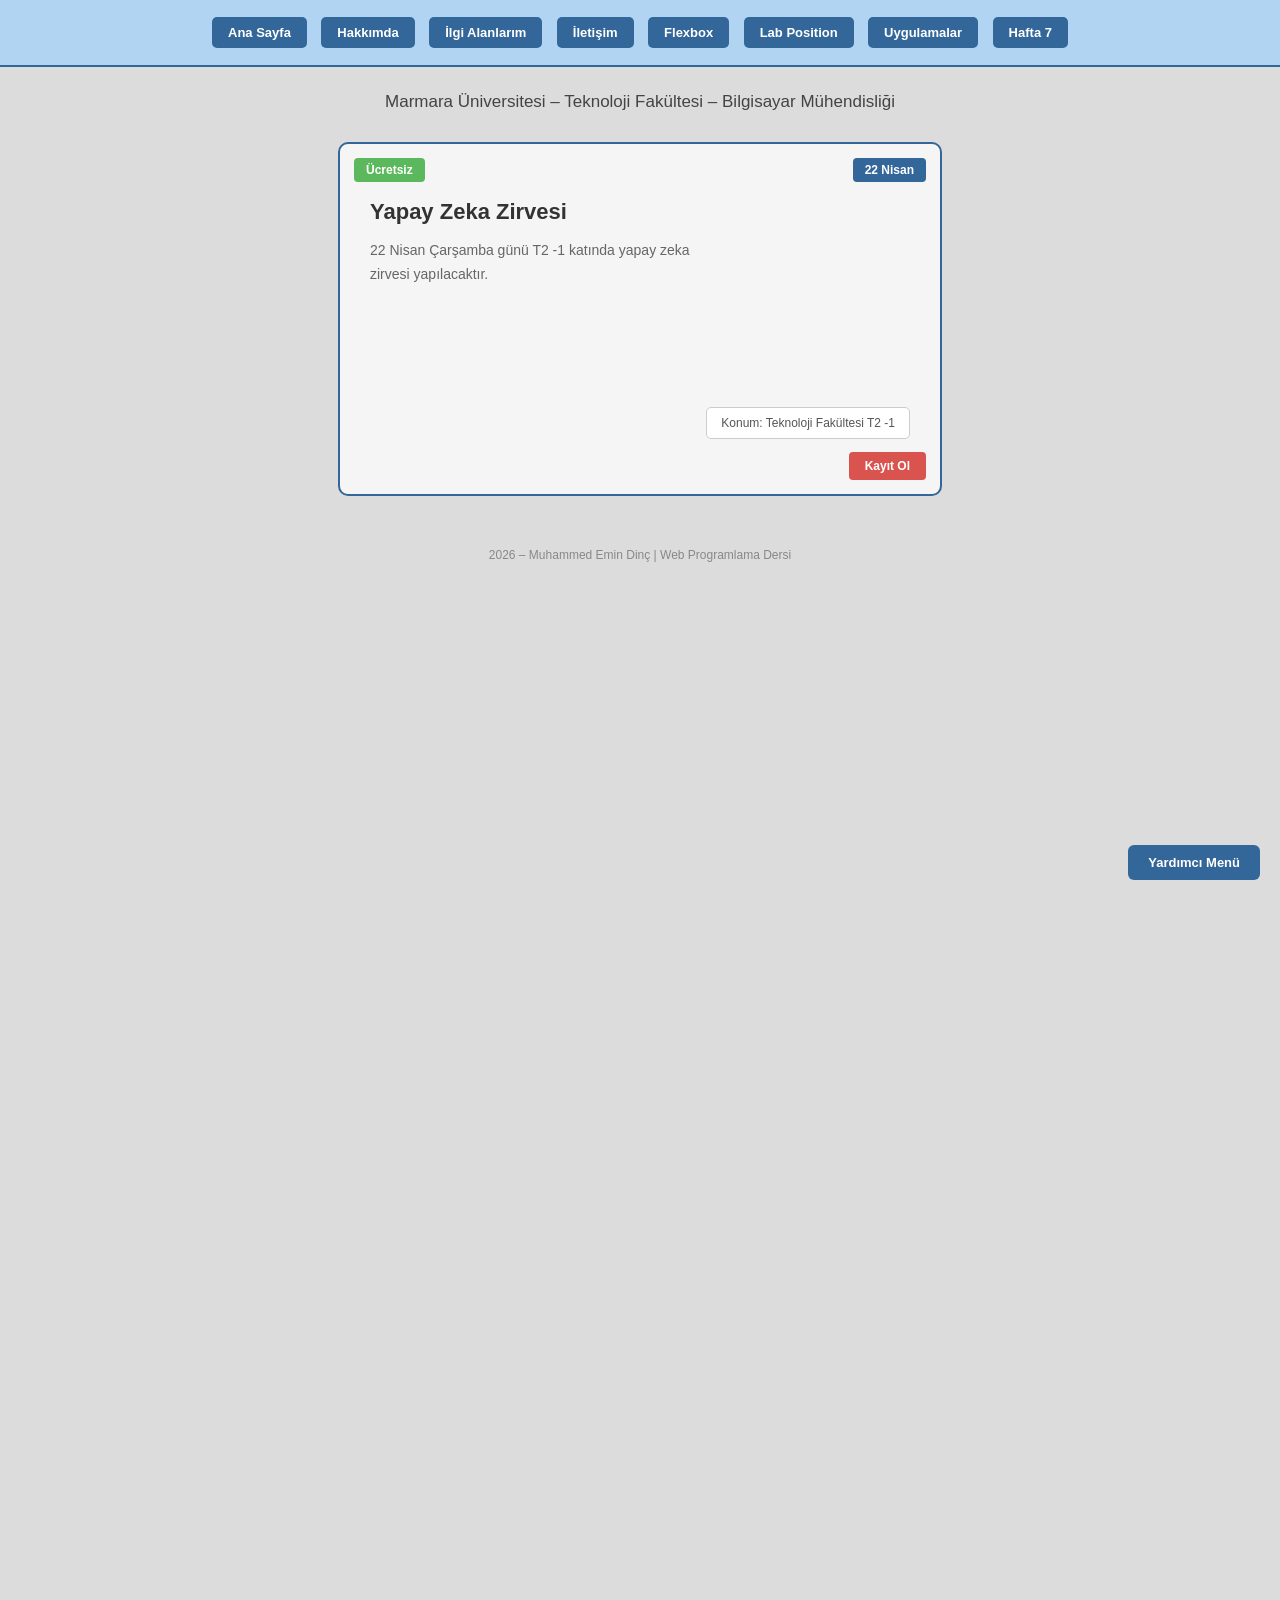
<file: lab-position.html>
<!DOCTYPE html>
<html lang="tr">

<head>
    <meta charset="UTF-8">
    <title>CSS Position Lab - Muhammed Emin Dinç</title>
    <style>
        body {
            font-family: Arial, sans-serif;
            background-color: #dcdcdc;
            margin: 0;
            padding: 0;
            min-height: 200vh;
            min-width: 650px;
        }

        .ust-menu {
            background-color: #b0d4f1;
            text-align: center;
            padding: 14px 10px;
            border-bottom: 2px solid #336699;
        }

        .ust-menu a {
            display: inline-block;
            text-decoration: none;
            color: white;
            font-size: 13px;
            margin: 3px 5px;
            padding: 8px 16px;
            font-weight: bold;
            background-color: #336699;
            border-radius: 5px;
            cursor: pointer;
            transition: background-color 0.3s ease;
        }

        .ust-menu a:hover {
            background-color: #264d73;
        }

        /* sayfa aşağı kaydırılsa da sağ altta sabit kalıyor */
        .sabit-buton-sag {
            position: fixed;
            bottom: 20px;
            right: 20px;
            background-color: #336699;
            color: white;
            padding: 10px 20px;
            border-radius: 6px;
            font-size: 13px;
            font-weight: bold;
            text-decoration: none;
            z-index: 1000;
            cursor: pointer;
            transition: background-color 0.3s ease;
        }

        .sabit-buton-sag:hover {
            background-color: #264d73;
        }

        .baslik-alani {
            text-align: center;
            padding: 25px 20px 10px 20px;
        }

        .baslik-alani h2 {
            color: #444;
            font-size: 17px;
            font-weight: normal;
            margin: 0;
        }

        /* içindeki elemanları absolute ile konumlandırmak için relative verdim */
        .kart-kapsayici {
            position: relative;
            width: 540px;
            margin: 20px auto 30px auto;
            background-color: #f5f5f5;
            border: 2px solid #336699;
            border-radius: 10px;
            padding: 50px 30px 60px 30px;
            min-height: 240px;
        }

        /* sağ üste absolute ile yapıştırdım */
        .tarih-etiketi {
            position: absolute;
            top: 14px;
            right: 14px;
            background-color: #336699;
            color: white;
            padding: 5px 12px;
            border-radius: 4px;
            font-size: 12px;
            font-weight: bold;
            z-index: 3;
            cursor: pointer;
            transition: background-color 0.25s ease;
        }

        .tarih-etiketi:hover {
            background-color: #264d73;
        }

        .kategori-rozeti {
            position: absolute;
            top: 14px;
            left: 14px;
            background-color: #5cb85c;
            color: white;
            padding: 5px 12px;
            border-radius: 4px;
            font-size: 12px;
            font-weight: bold;
            z-index: 3;
            cursor: pointer;
            transition: background-color 0.25s ease;
        }

        .kategori-rozeti:hover {
            background-color: #449d44;
        }

        .konum-kutusu {
            position: absolute;
            bottom: 55px;
            right: 30px;
            background-color: white;
            color: #555;
            padding: 8px 14px;
            border: 1px solid #ccc;
            border-radius: 5px;
            font-size: 12px;
            z-index: 3;
            cursor: default;
            transition: border-color 0.3s ease;
        }

        .konum-kutusu:hover {
            border-color: #336699;
        }

        .kayit-butonu {
            position: absolute;
            bottom: 14px;
            right: 14px;
            background-color: #d9534f;
            color: white;
            padding: 7px 16px;
            border-radius: 4px;
            font-size: 12px;
            font-weight: bold;
            z-index: 3;
            cursor: pointer;
            transition: background-color 0.3s ease;
            animation: vurgula 2s ease-in-out infinite;
        }

        .kayit-butonu:hover {
            background-color: #c9302c;
        }

        .kayit-butonu:active {
            background-color: #a02622;
        }

        .kart-baslik {
            font-size: 22px;
            color: #333;
            margin: 5px 0 10px 0;
            font-weight: bold;
        }

        .kart-aciklama {
            font-size: 14px;
            color: #666;
            line-height: 1.7;
            max-width: 350px;
        }

        /* kayıt butonuna dikkat çeksin diye animasyon ekledim */
        @keyframes vurgula {
            0% {
                box-shadow: 0 0 0 0 rgba(217, 83, 79, 0.5);
            }

            50% {
                box-shadow: 0 0 14px 8px rgba(217, 83, 79, 0.35);
            }

            100% {
                box-shadow: 0 0 0 0 rgba(217, 83, 79, 0.5);
            }
        }

        .alt-bilgi {
            text-align: center;
            padding: 10px;
            color: #888;
            font-size: 12px;
        }
    </style>
</head>

<body>

    <div class="ust-menu">
        <a href="index.html">Ana Sayfa</a>
        <a href="about.html">Hakkımda</a>
        <a href="interests.html">İlgi Alanlarım</a>
        <a href="contact.html">İletişim</a>
        <a href="flexbox.html">Flexbox</a>
        <a href="lab-position.html">Lab Position</a>
        <a href="uygulamalar.html">Uygulamalar</a>
        <a href="hafta7.html">Hafta 7</a>
    </div>

    <a href="#" class="sabit-buton-sag">Yardımcı Menü</a>

    <div class="baslik-alani">
        <h2>Marmara Üniversitesi – Teknoloji Fakültesi – Bilgisayar Mühendisliği</h2>
    </div>

    <!-- etkinlik kartı -->
    <div class="kart-kapsayici">

        <div class="kategori-rozeti">Ücretsiz</div>

        <div class="tarih-etiketi">22 Nisan</div>

        <h1 class="kart-baslik">Yapay Zeka Zirvesi</h1>
        <p class="kart-aciklama">
            22 Nisan Çarşamba günü T2 -1 katında yapay zeka zirvesi yapılacaktır.
        </p>

        <div class="konum-kutusu">Konum: Teknoloji Fakültesi T2 -1</div>

        <div class="kayit-butonu">Kayıt Ol</div>

    </div>

    <div class="alt-bilgi">
        <p>2026 – Muhammed Emin Dinç | Web Programlama Dersi</p>
    </div>

</body>

</html>
</file>
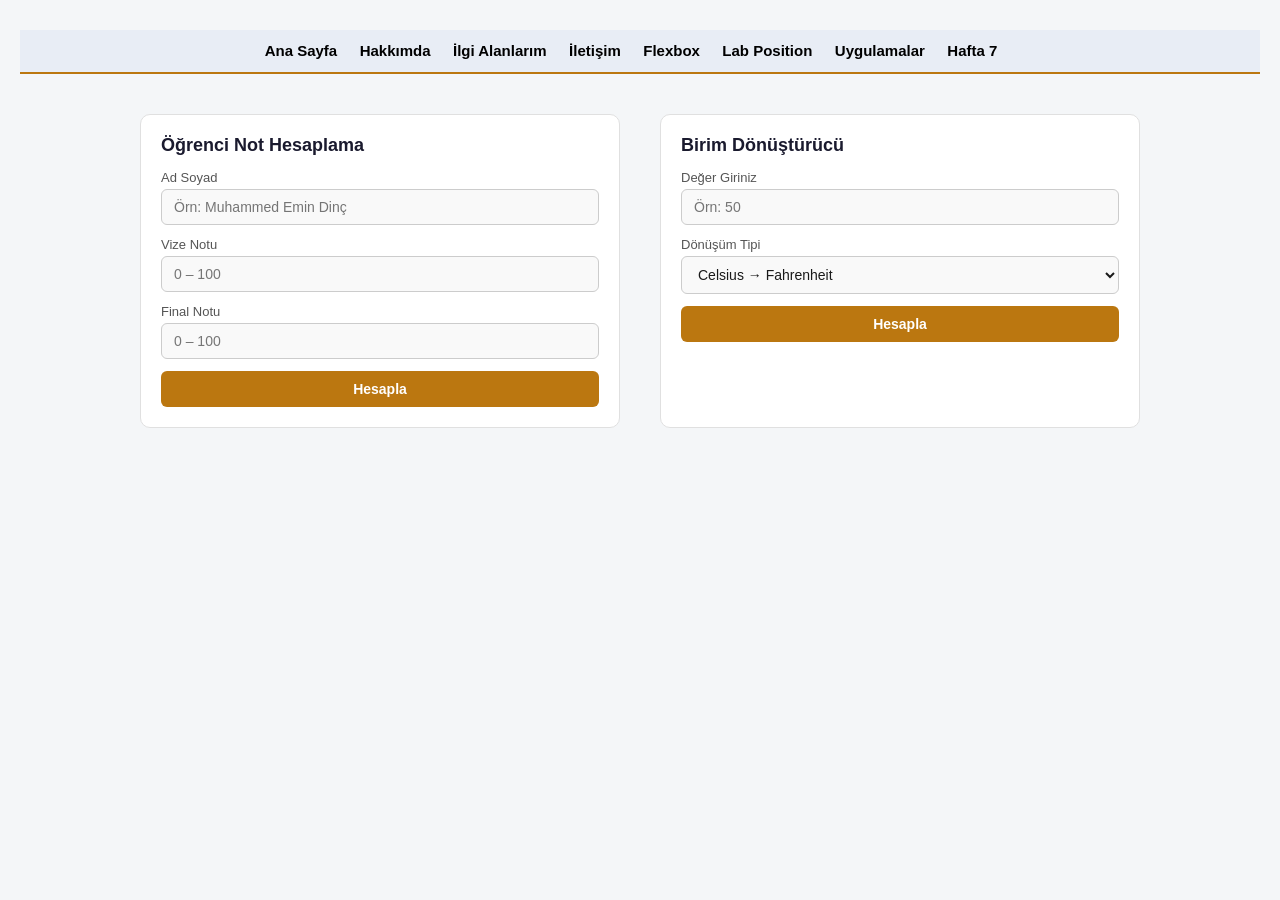
<file: uygulamalar.html>
<!DOCTYPE html>
<html lang="tr">

<head>
    <meta charset="UTF-8" />
    <meta name="viewport" content="width=device-width, initial-scale=1.0" />
    <title>Uygulamalar</title>
    <style>
        * {
            box-sizing: border-box;
            margin: 0;
            padding: 0;
            font-family: Arial, sans-serif;
        }

        body {
            background-color: #f4f6f8;
            padding: 30px 20px;
        }

        h2 {
            font-size: 18px;
            font-weight: bold;
            margin-bottom: 14px;
            color: #1a1a2e;
        }

        .ust-nav {
            background-color: #e8edf5;
            text-align: center;
            padding: 12px;
            margin-bottom: 40px;
            border-bottom: 2px solid #bb7710;
        }

        .ust-nav a {
            text-decoration: none;
            color: black;
            font-size: 15px;
            margin-right: 18px;
            font-weight: bold;
        }

        .ust-nav a:hover {
            background-color: #d0d8ef;
        }

        .iki-kolon {
            display: grid;
            grid-template-columns: 1fr 1fr;
            gap: 40px;
            max-width: 1000px;
            margin: 0 auto;
        }

        /* beyaz kart */
        .card {
            background: #ffffff;
            border: 1px solid #e0e0e0;
            border-radius: 10px;
            padding: 20px;
            width: 100%;
        }

        label {
            display: block;
            font-size: 13px;
            color: #555;
            margin-bottom: 4px;
        }

        input[type="text"],
        input[type="number"],
        select {
            width: 100%;
            padding: 9px 12px;
            font-size: 14px;
            border: 1px solid #ccc;
            border-radius: 6px;
            background: #f9f9f9;
            color: #1a1a1a;
            margin-bottom: 12px;
            outline: none;
            transition: border-color 0.2s;
        }

        /* focus olunca renk değişiyor */
        input:focus,
        select:focus {
            border-color: #bb7710;
            background: #fff;
        }

        input[type="number"]::-webkit-inner-spin-button,
        input[type="number"]::-webkit-outer-spin-button {
            -webkit-appearance: none;
            margin: 0;
        }

        input[type="number"] {
            -moz-appearance: textfield;
        }

        button {
            width: 100%;
            padding: 10px;
            font-size: 14px;
            font-weight: bold;
            background-color: #bb7710;
            color: white;
            border: none;
            border-radius: 6px;
            cursor: pointer;
            transition: background-color 0.2s;
        }

        button:hover {
            background-color: #8f5909;
        }

        .result-box {
            margin-top: 14px;
            padding: 14px 16px;
            background: #f1f3f5;
            border-left: 3px solid #bb7710;
            border-radius: 6px;
            display: none;
        }

        .result-box .isim {
            font-size: 15px;
            font-weight: bold;
            color: #1a1a1a;
            margin-bottom: 6px;
        }

        .result-box .satir {
            font-size: 13px;
            color: #444;
            margin-bottom: 4px;
        }

        .result-box .satir span {
            font-weight: bold;
            color: #1a1a1a;
        }

        .badge {
            display: inline-block;
            font-size: 12px;
            font-weight: bold;
            padding: 2px 10px;
            border-radius: 999px;
        }

        .gecti {
            background: #d3f9d8;
            color: #2f9e44;
        }

        .kaldi {
            background: #ffe3e3;
            color: #c92a2a;
        }

        .sonuc-kutu {
            display: none;
            text-align: center;
            margin-top: 14px;
            padding: 12px;
            background: #f1f3f5;
            border-radius: 6px;
            border: 1px solid #ddd;
        }

        .sonuc-kutu small {
            display: block;
            font-size: 12px;
            color: #888;
            margin-bottom: 4px;
        }

        .sonuc-kutu .deger {
            font-size: 22px;
            font-weight: bold;
            color: #1a1a1a;
        }

        @media (max-width: 768px) {
            .iki-kolon {
                grid-template-columns: 1fr;
            }
        }
    </style>
</head>

<body>

    <div class="ust-nav">
        <a href="index.html">Ana Sayfa</a>
        <a href="about.html">Hakkımda</a>
        <a href="interests.html">İlgi Alanlarım</a>
        <a href="contact.html">İletişim</a>
        <a href="flexbox.html">Flexbox</a>
        <a href="lab-position.html">Lab Position</a>
        <a href="uygulamalar.html">Uygulamalar</a>
        <a href="hafta7.html">Hafta 7</a>
    </div>

    <div class="iki-kolon">

        <div class="card">
            <h2>Öğrenci Not Hesaplama</h2>

            <label>Ad Soyad</label>
            <input type="text" id="adsoyad" placeholder="Örn: Muhammed Emin Dinç" />

            <label>Vize Notu</label>
            <input type="number" id="vize" placeholder="0 – 100" min="0" max="100" />

            <label>Final Notu</label>
            <input type="number" id="final" placeholder="0 – 100" min="0" max="100" />

            <button onclick="hesaplaOgrenci()">Hesapla</button>

            <div class="result-box" id="ogrenci-sonuc">
                <div class="isim" id="r-isim"></div>
                <div class="satir">Ortalama: <span id="r-ort"></span></div>
                <div class="satir">Harf Notu: <span id="r-harf"></span></div>
                <div class="satir">Durum: <span id="r-durum"></span></div>
            </div>
        </div>

        <div class="card">
            <h2>Birim Dönüştürücü</h2>

            <label>Değer Giriniz</label>
            <input type="number" id="deger1" placeholder="Örn: 50" />

            <label>Dönüşüm Tipi</label>
            <select id="tip1">
                <option value="c-f">Celsius → Fahrenheit</option>
                <option value="f-c">Fahrenheit → Celsius</option>
                <option value="c-k">Celsius → Kelvin</option>
                <option value="k-c">Kelvin → Celsius</option>
                <option value="m-km">Metre → Kilometre</option>
                <option value="km-m">Kilometre → Metre</option>
                <option value="m-mil">Metre → Mil</option>
                <option value="kg-g">Kilogram → Gram</option>
                <option value="g-kg">Gram → Kilogram</option>
            </select>

            <button onclick="hesaplaDonusum(1)">Hesapla</button>

            <div class="sonuc-kutu" id="sonuc1">
                <small>Sonuç</small>
                <div class="deger" id="r-sonuc1"></div>
            </div>
        </div>

    </div>

    <script>
        // ortalamaya göre harf notu döndürüyor
        function harfNotu(ort) {
            if (ort >= 90) return 'AA';
            if (ort >= 85) return 'BA';
            if (ort >= 80) return 'BB';
            if (ort >= 75) return 'CB';
            if (ort >= 70) return 'CC';
            if (ort >= 65) return 'DC';
            if (ort >= 60) return 'DD';
            if (ort >= 50) return 'FD';
            return 'FF';
        }

        // formdaki değerleri alıp sonucu gösteriyor
        function hesaplaOgrenci() {
            var isim = document.getElementById('adsoyad').value.trim();
            var vize = parseFloat(document.getElementById('vize').value);
            var final = parseFloat(document.getElementById('final').value);

            if (!isim || isNaN(vize) || isNaN(final)) {
                alert('Lütfen tüm alanları doldurunuz!');
                return;
            }

            // vize %40, final %60 ağırlıklı
            var ortalama = vize * 0.4 + final * 0.6;
            var harf = harfNotu(ortalama);
            var gecti = ortalama >= 50;

            document.getElementById('r-isim').textContent = isim;
            document.getElementById('r-ort').textContent = ortalama.toFixed(2);
            document.getElementById('r-harf').textContent = harf;

            var durumEl = document.getElementById('r-durum');
            durumEl.innerHTML = '<span class="badge ' + (gecti ? 'gecti' : 'kaldi') + '">'
                + (gecti ? 'Geçti' : 'Kaldı') + '</span>';

            document.getElementById('ogrenci-sonuc').style.display = 'block';
        }

        // birim dönüştürme hesaplamaları
        function donustur(val, tip) {
            switch (tip) {
                case 'c-f': return val * 9 / 5 + 32;
                case 'f-c': return (val - 32) * 5 / 9;
                case 'c-k': return val + 273.15;
                case 'k-c': return val - 273.15;
                case 'm-km': return val / 1000;
                case 'km-m': return val * 1000;
                case 'm-mil': return val / 1609.34;
                case 'kg-g': return val * 1000;
                case 'g-kg': return val / 1000;
                default: return val;
            }
        }

        function hesaplaDonusum(n) {
            var val = parseFloat(document.getElementById('deger' + n).value);
            var tip = document.getElementById('tip' + n).value;

            if (isNaN(val)) {
                alert('Lütfen geçerli bir değer giriniz!');
                return;
            }

            var sonuc = donustur(val, tip);
            // sonucu Türkçe formatında göster
            document.getElementById('r-sonuc' + n).textContent = parseFloat(sonuc.toFixed(4)).toLocaleString('tr-TR');
            document.getElementById('sonuc' + n).style.display = 'block';
        }
    </script>

</body>

</html>
</file>
<file: styles/hafta7.css>
/*-- hafta7 ek stiller --*/

body {
    font-family: Arial, sans-serif;
    background-color: #eae6df;
}

/*-- koyu tema --*/
body.dark-theme {
    background-color: #1b1b1b !important;
    color: #d4d4d4 !important;
}

body.dark-theme .navbar {
    background-color: #111 !important;
    border-bottom-color: #444 !important;
}

body.dark-theme .navbar .navbar-brand,
body.dark-theme .navbar .nav-link {
    color: #ccc !important;
}

body.dark-theme .hero-bolumu {
    background-color: #222 !important;
    border-bottom-color: #444 !important;
    color: #d4d4d4 !important;
}

body.dark-theme .hero-bolumu h1 {
    color: #e0e0e0 !important;
}

body.dark-theme .hero-bolumu p {
    color: #999 !important;
}

body.dark-theme .card {
    background-color: #2a2a2a !important;
    border-color: #444 !important;
    color: #d4d4d4 !important;
}

body.dark-theme .card .card-title {
    color: #e0e0e0 !important;
}

body.dark-theme .card .card-text {
    color: #aaa !important;
}

body.dark-theme .bilgi-bolumu {
    background-color: #1e1e1e !important;
}

body.dark-theme .bilgi-bolumu .list-group-item {
    background-color: #2a2a2a !important;
    color: #d4d4d4 !important;
    border-color: #444 !important;
}

body.dark-theme .bilgi-bolumu .bg-light {
    background-color: #333 !important;
}

body.dark-theme .bilgi-bolumu .bg-light strong {
    color: #e0e0e0 !important;
}

body.dark-theme .bilgi-bolumu .bg-light .text-muted {
    color: #999 !important;
}

body.dark-theme .form-bolumu {
    background-color: #1b1b1b !important;
}

body.dark-theme .form-bolumu h2 {
    color: #e0e0e0 !important;
}

body.dark-theme .form-control,
body.dark-theme .form-select {
    background-color: #2a2a2a !important;
    color: #d4d4d4 !important;
    border-color: #555 !important;
}

body.dark-theme .form-label {
    color: #ccc !important;
}

body.dark-theme .form-check-label {
    color: #ccc !important;
}

body.dark-theme .sonuc-alani {
    background-color: #2a2a2a !important;
    border-color: #444 !important;
    color: #d4d4d4 !important;
}

body.dark-theme .sonuc-alani .text-muted {
    color: #888 !important;
}

body.dark-theme footer {
    background-color: #111 !important;
    border-top-color: #444 !important;
}

body.dark-theme .atolye-baslik,
body.dark-theme .sonuc-baslik {
    color: #e0e0e0 !important;
}

body.dark-theme .atolye-aciklama {
    color: #999 !important;
}

.navbar {
    border-bottom: 3px solid #8B4513;
}

/* hero bölümü */
.hero-bolumu {
    background-color: #ddd5c8;
    padding: 45px 0;
    border-bottom: 3px solid #8B4513;
}

.hero-bolumu h1 {
    font-size: 26px;
    font-weight: bold;
    color: #3a2a1a;
}

.hero-bolumu p {
    color: #6b5b4b;
    font-size: 14px;
}

.hero-bolumu .badge {
    background-color: #8B4513 !important;
    font-size: 12px;
}

.hero-bolumu .btn-primary {
    background-color: #8B4513;
    border-color: #8B4513;
}

.hero-bolumu .btn-primary:hover {
    background-color: #6d350f;
    border-color: #6d350f;
}

.hero-bolumu .btn-outline-secondary {
    color: #555;
    border-color: #999;
}

.hero-bolumu .btn-outline-secondary:hover {
    background-color: #555;
    color: #fff;
    border-color: #555;
}

.atolye-baslik {
    color: #3a2a1a;
    font-size: 22px;
    font-weight: bold;
}

.atolye-aciklama {
    color: #7a6a5a;
}

.card {
    border: 2px solid #ccc;
    border-radius: 4px;
}

.card .badge {
    font-size: 11px;
}

.card .btn-outline-dark {
    border-color: #8B4513;
    color: #8B4513;
    font-size: 13px;
}

.card .btn-outline-dark:hover {
    background-color: #8B4513;
    color: #fff;
}

.bilgi-bolumu {
    background-color: #d8d0c4;
    padding: 40px 0;
    border-top: 3px solid #8B4513;
    border-bottom: 3px solid #8B4513;
}

.bilgi-bolumu .card {
    border-color: #b5a593;
}

.bilgi-bolumu .list-group-item {
    border-color: #d0c4b4;
}

.bilgi-bolumu .bg-light {
    background-color: #f0ebe3 !important;
    border: 1px solid #d0c4b4;
    border-radius: 4px !important;
}

/* form bölümü */
.form-bolumu {
    padding: 40px 0;
}

.form-bolumu h2 {
    font-size: 22px;
    font-weight: bold;
    color: #3a2a1a;
    margin-bottom: 4px;
}

.form-bolumu .badge {
    background-color: #555 !important;
}

.form-bolumu .btn-primary {
    background-color: #8B4513;
    border-color: #8B4513;
}

.form-bolumu .btn-primary:hover {
    background-color: #6d350f;
    border-color: #6d350f;
}

.form-bolumu .form-control:focus,
.form-bolumu .form-select:focus {
    border-color: #8B4513;
    box-shadow: 0 0 0 2px rgba(139, 69, 19, 0.15);
}

.sonuc-baslik {
    color: #3a2a1a;
    font-size: 20px;
    font-weight: bold;
}

/* kayıt sonucu kutusu */
.sonuc-alani {
    margin-top: 15px;
    padding: 20px;
    background-color: #f0ebe3;
    border: 2px solid #ccc;
    border-radius: 4px;
}

.sonuc-alani .ozet-kart {
    background-color: #fff;
    border: 2px solid #ccc;
    border-radius: 4px;
    padding: 20px;
}

footer {
    border-top: 3px solid #8B4513;
}
</file>
